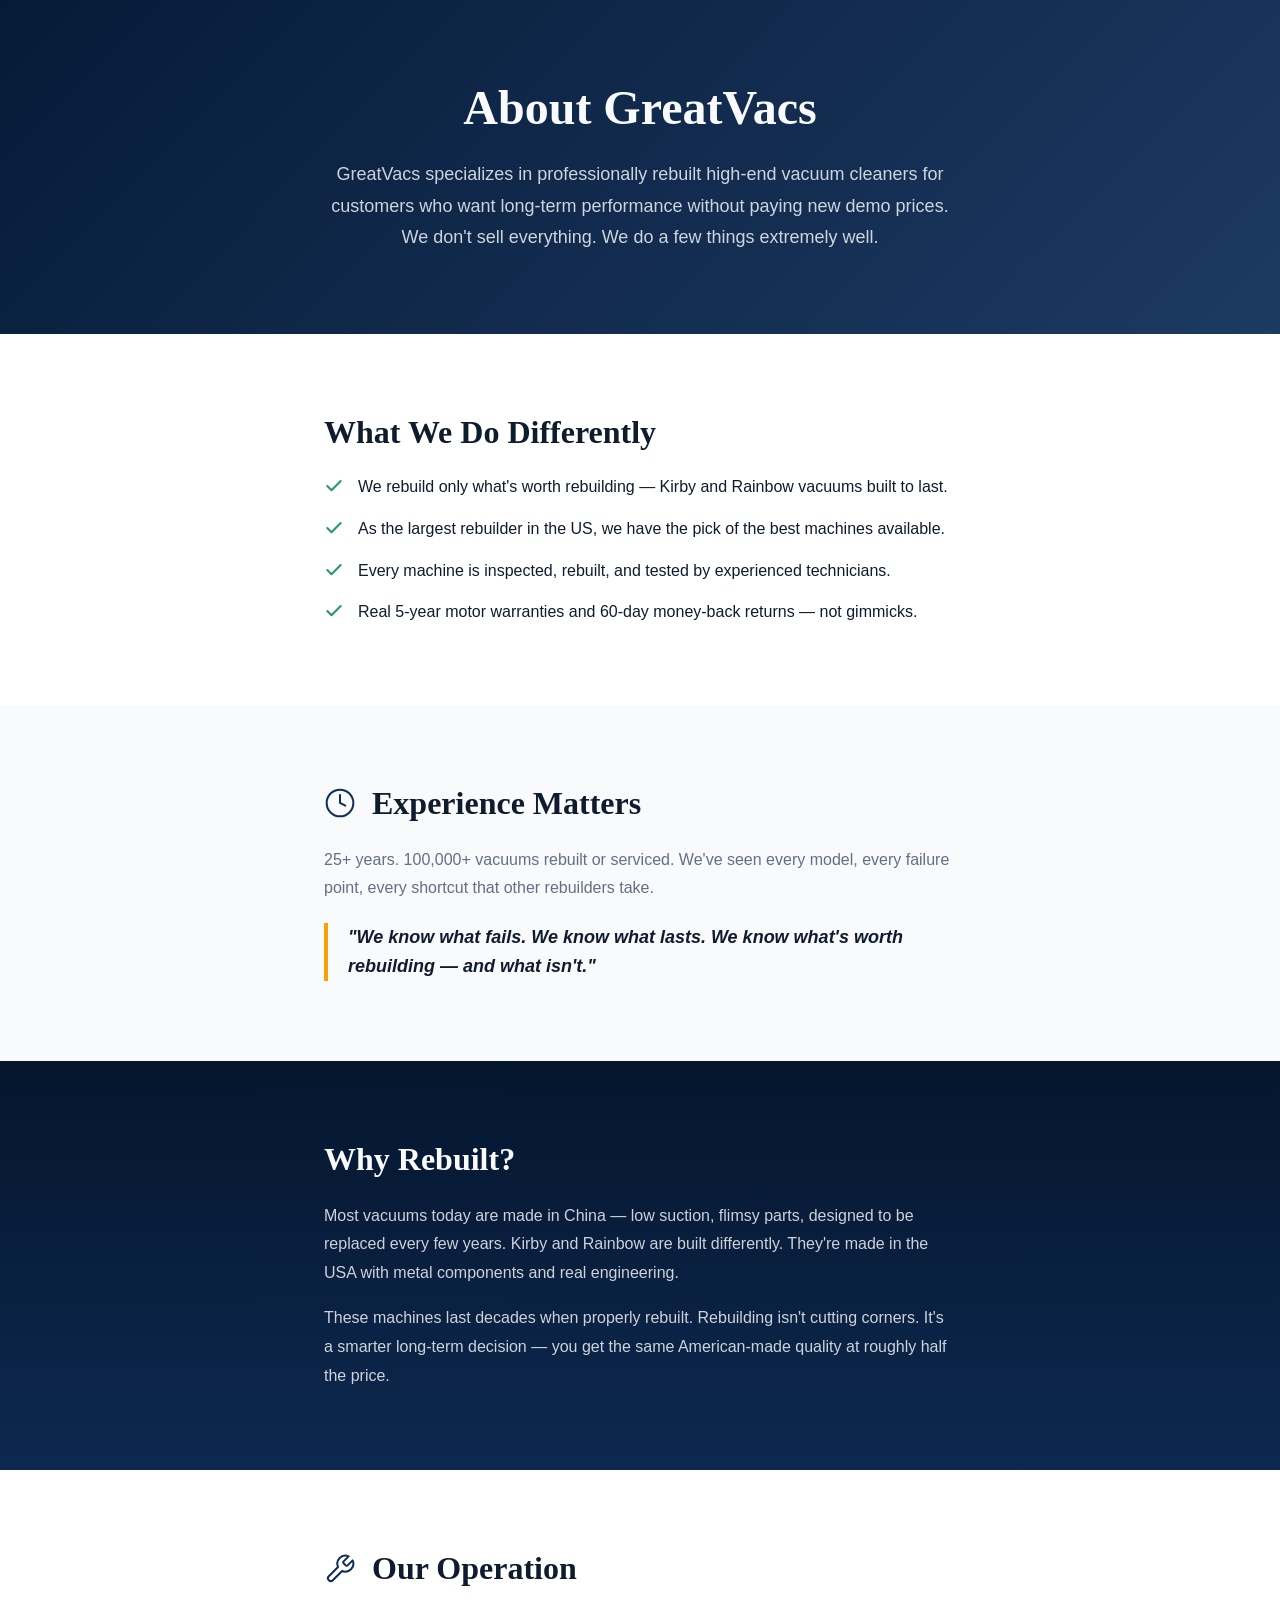
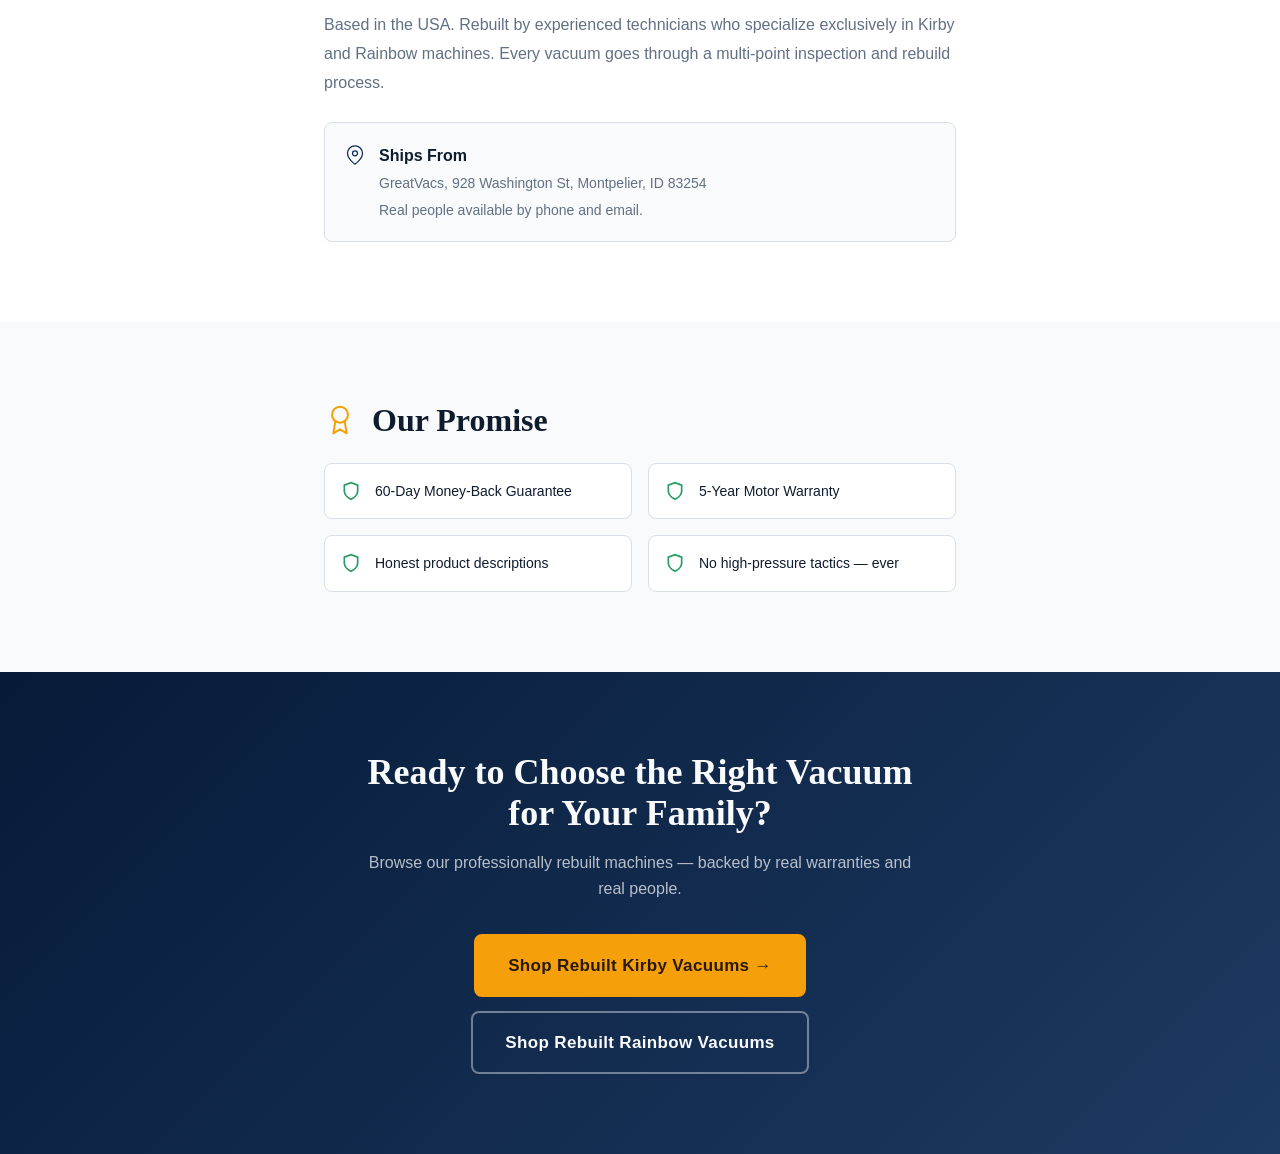
<file: about.html>
<!doctype html>
<html lang="en">
  <head>
    <meta charset="UTF-8" />
    <meta name="viewport" content="width=device-width, initial-scale=1.0" />
    <link rel="stylesheet" href="./css/styles.css" />

    <title>
      GreatVacs — Premium Rebuilt Kirby & Rainbow Vacuums - About Us
    </title>
  </head>
  <body>
    <section
      class="about-hero gradient-navy"
      style="text-align: center; padding: 5rem 1.5rem"
    >
      <div style="max-width: 680px; margin: 0 auto">
        <h1>About GreatVacs</h1>
        <p style="margin-top: 1.5rem">
          GreatVacs specializes in professionally rebuilt high-end vacuum
          cleaners for customers who want long-term performance without paying
          new demo prices. We don't sell everything. We do a few things
          extremely well.
        </p>
      </div>
    </section>

    <section class="about-section" style="background: var(--card)">
      <div class="container about-section-inner">
        <h2>What We Do Differently</h2>
        <ul class="about-list">
          <li>
            <svg
              class="check"
              viewBox="0 0 24 24"
              fill="none"
              stroke="var(--trust)"
              stroke-width="2.5"
              stroke-linecap="round"
              stroke-linejoin="round"
            >
              <path d="M20 6L9 17l-5-5" />
            </svg>
            We rebuild only what's worth rebuilding — Kirby and Rainbow vacuums
            built to last.
          </li>
          <li>
            <svg
              class="check"
              viewBox="0 0 24 24"
              fill="none"
              stroke="var(--trust)"
              stroke-width="2.5"
              stroke-linecap="round"
              stroke-linejoin="round"
            >
              <path d="M20 6L9 17l-5-5" />
            </svg>
            As the largest rebuilder in the US, we have the pick of the best
            machines available.
          </li>
          <li>
            <svg
              class="check"
              viewBox="0 0 24 24"
              fill="none"
              stroke="var(--trust)"
              stroke-width="2.5"
              stroke-linecap="round"
              stroke-linejoin="round"
            >
              <path d="M20 6L9 17l-5-5" />
            </svg>
            Every machine is inspected, rebuilt, and tested by experienced
            technicians.
          </li>
          <li>
            <svg
              class="check"
              viewBox="0 0 24 24"
              fill="none"
              stroke="var(--trust)"
              stroke-width="2.5"
              stroke-linecap="round"
              stroke-linejoin="round"
            >
              <path d="M20 6L9 17l-5-5" />
            </svg>
            Real 5-year motor warranties and 60-day money-back returns — not
            gimmicks.
          </li>
        </ul>
      </div>
    </section>

    <section class="about-section" style="background: var(--bg)">
      <div class="container about-section-inner">
        <h2>
          <svg
            class="section-icon"
            viewBox="0 0 24 24"
            fill="none"
            stroke="var(--primary)"
            stroke-width="1.5"
            stroke-linecap="round"
          >
            <circle cx="12" cy="12" r="10" />
            <polyline points="12 6 12 12 16 14" />
          </svg>
          Experience Matters
        </h2>
        <p
          style="color: var(--muted-fg); line-height: 1.8; margin-bottom: 1rem"
        >
          25+ years. 100,000+ vacuums rebuilt or serviced. We've seen every
          model, every failure point, every shortcut that other rebuilders take.
        </p>
        <blockquote class="about-quote">
          "We know what fails. We know what lasts. We know what's worth
          rebuilding — and what isn't."
        </blockquote>
      </div>
    </section>

    <section class="about-section gradient-navy-dark" style="padding: 5rem 0">
      <div class="container about-section-inner">
        <h2 style="color: var(--primary-fg)">Why Rebuilt?</h2>
        <div
          style="
            display: flex;
            flex-direction: column;
            gap: 1rem;
            color: rgba(255, 255, 255, 0.8);
            font-weight: 300;
            line-height: 1.8;
          "
        >
          <p>
            Most vacuums today are made in China — low suction, flimsy parts,
            designed to be replaced every few years. Kirby and Rainbow are built
            differently. They're made in the USA with metal components and real
            engineering.
          </p>
          <p>
            These machines last decades when properly rebuilt. Rebuilding isn't
            cutting corners. It's a smarter long-term decision — you get the
            same American-made quality at roughly half the price.
          </p>
        </div>
      </div>
    </section>

    <section class="about-section" style="background: var(--card)">
      <div class="container about-section-inner">
        <h2>
          <svg
            class="section-icon"
            viewBox="0 0 24 24"
            fill="none"
            stroke="var(--primary)"
            stroke-width="1.5"
            stroke-linecap="round"
            stroke-linejoin="round"
          >
            <path
              d="M14.7 6.3a1 1 0 0 0 0 1.4l1.6 1.6a1 1 0 0 0 1.4 0l3.77-3.77a6 6 0 0 1-7.94 7.94l-6.91 6.91a2.12 2.12 0 0 1-3-3l6.91-6.91a6 6 0 0 1 7.94-7.94l-3.76 3.76z"
            />
          </svg>
          Our Operation
        </h2>
        <p
          style="
            color: var(--muted-fg);
            line-height: 1.8;
            margin-bottom: 1.5rem;
          "
        >
          Based in the USA. Rebuilt by experienced technicians who specialize
          exclusively in Kirby and Rainbow machines. Every vacuum goes through a
          multi-point inspection and rebuild process.
        </p>
        <div class="location-card">
          <svg viewBox="0 0 24 24">
            <path d="M21 10c0 7-9 13-9 13s-9-6-9-13a9 9 0 0 1 18 0z" />
            <circle cx="12" cy="10" r="3" />
          </svg>
          <div>
            <strong>Ships From</strong>
            <p>GreatVacs, 928 Washington St, Montpelier, ID 83254</p>
            <p style="margin-top: 0.25rem">
              Real people available by phone and email.
            </p>
          </div>
        </div>
      </div>
    </section>

    <section class="about-section" style="background: var(--bg)">
      <div class="container about-section-inner">
        <h2>
          <svg
            class="section-icon"
            viewBox="0 0 24 24"
            fill="none"
            stroke="var(--accent)"
            stroke-width="1.5"
            stroke-linecap="round"
            stroke-linejoin="round"
          >
            <circle cx="12" cy="8" r="6" />
            <path d="M15.477 12.89L17 22l-5-3-5 3 1.523-9.11" />
          </svg>
          Our Promise
        </h2>
        <div class="promise-grid">
          <div class="promise-item">
            <svg viewBox="0 0 24 24">
              <path d="M12 22s8-4 8-10V5l-8-3-8 3v7c0 6 8 10 8 10z" />
            </svg>
            <span>60-Day Money-Back Guarantee</span>
          </div>
          <div class="promise-item">
            <svg viewBox="0 0 24 24">
              <path d="M12 22s8-4 8-10V5l-8-3-8 3v7c0 6 8 10 8 10z" />
            </svg>
            <span>5-Year Motor Warranty</span>
          </div>
          <div class="promise-item">
            <svg viewBox="0 0 24 24">
              <path d="M12 22s8-4 8-10V5l-8-3-8 3v7c0 6 8 10 8 10z" />
            </svg>
            <span>Honest product descriptions</span>
          </div>
          <div class="promise-item">
            <svg viewBox="0 0 24 24">
              <path d="M12 22s8-4 8-10V5l-8-3-8 3v7c0 6 8 10 8 10z" />
            </svg>
            <span>No high-pressure tactics — ever</span>
          </div>
        </div>
      </div>
    </section>

    <section
      class="gradient-navy"
      style="padding: 5rem 1.5rem; text-align: center"
    >
      <div style="max-width: 560px; margin: 0 auto">
        <h2
          style="
            font-size: clamp(1.75rem, 3vw, 2.25rem);
            color: var(--primary-fg);
            margin-bottom: 1rem;
          "
        >
          Ready to Choose the Right Vacuum for Your Family?
        </h2>
        <p style="color: rgba(255, 255, 255, 0.7); margin-bottom: 2rem">
          Browse our professionally rebuilt machines — backed by real warranties
          and real people.
        </p>
        <div
          style="
            display: flex;
            flex-wrap: wrap;
            gap: 0.875rem;
            justify-content: center;
          "
        >
          <a class="btn btn-accent btn-xl" href="./collections.html">
            Shop Rebuilt Kirby Vacuums →
          </a>
          <a class="btn btn-ghost-white btn-xl" href="./collections.html">
            Shop Rebuilt Rainbow Vacuums
          </a>
        </div>
      </div>
    </section>
    <script src="./js/app.js"></script>
  </body>
</html>
</file>
<file: css/styles.css>
/* ── CSS VARIABLES ── */
:root {
  --bg: hsl(210 20% 98%);
  --fg: hsl(215 50% 12%);
  --card: hsl(0 0% 100%);
  --card-fg: hsl(215 50% 12%);
  --primary: hsl(215 72% 20%);
  --primary-fg: hsl(210 40% 98%);
  --secondary: hsl(210 40% 95%);
  --secondary-fg: hsl(215 72% 20%);
  --muted: hsl(210 25% 93%);
  --muted-fg: hsl(215 15% 45%);
  --accent: hsl(38 92% 50%);
  --accent-fg: hsl(38 95% 8%);
  --border: hsl(214 25% 88%);
  --trust: hsl(152 60% 38%);
  --navy-dark: hsl(215 80% 5%);
  --radius: 0.5rem;
}

/* ── RESET ── */
*,
*::before,
*::after {
  box-sizing: border-box;
  margin: 0;
  padding: 0;
}
html {
  scroll-behavior: smooth;
}
body {
  font-family: "Barlow", sans-serif;
  background: var(--bg);
  color: var(--fg);
  line-height: 1.6;
  -webkit-font-smoothing: antialiased;
}
h1,
h2,
h3,
h4 {
  font-family: "Playfair Display", serif;
  line-height: 1.15;
}
a {
  color: inherit;
  text-decoration: none;
}
img {
  max-width: 100%;
  display: block;
}
button {
  cursor: pointer;
  font-family: inherit;
}
input,
select {
  font-family: inherit;
}

/* ── UTILITIES ── */
.container {
  max-width: 1200px;
  margin: 0 auto;
  padding: 0 1.5rem;
}
.gradient-navy {
  background: linear-gradient(135deg, hsl(215 80% 12%), hsl(215 55% 25%));
}
.gradient-navy-dark {
  background: linear-gradient(180deg, hsl(215 80% 10%), hsl(215 72% 18%));
}
.text-gold {
  background: linear-gradient(135deg, hsl(38 92% 50%), hsl(42 90% 60%));
  -webkit-background-clip: text;
  -webkit-text-fill-color: transparent;
  background-clip: text;
}
.sr-only {
  position: absolute;
  width: 1px;
  height: 1px;
  overflow: hidden;
  clip: rect(0, 0, 0, 0);
}
.line-clamp-2 {
  display: -webkit-box;
  -webkit-line-clamp: 2;
  -webkit-box-orient: vertical;
  overflow: hidden;
}
.hidden {
  display: none !important;
}

/* ── BUTTONS ── */
.btn {
  display: inline-flex;
  align-items: center;
  justify-content: center;
  gap: 0.375rem;
  padding: 0.625rem 1.25rem;
  font-family: "Barlow Condensed", sans-serif;
  font-weight: 700;
  font-size: 0.875rem;
  letter-spacing: 0.02em;
  border-radius: var(--radius);
  border: 2px solid transparent;
  transition: all 0.2s;
  white-space: nowrap;
  cursor: pointer;
}
.btn-primary {
  background: var(--primary);
  color: var(--primary-fg);
  border-color: var(--primary);
}
.btn-primary:hover {
  background: hsl(215 72% 16%);
}
.btn-accent {
  background: var(--accent);
  color: var(--accent-fg);
  border-color: var(--accent);
}
.btn-accent:hover {
  background: hsl(38 92% 44%);
}
.btn-outline {
  background: transparent;
  color: var(--primary);
  border-color: var(--primary);
}
.btn-outline:hover {
  background: var(--primary);
  color: var(--primary-fg);
}
.btn-ghost-white {
  background: transparent;
  color: var(--primary-fg);
  border-color: rgba(255, 255, 255, 0.4);
}
.btn-ghost-white:hover {
  background: rgba(255, 255, 255, 0.1);
}
.btn-sm {
  padding: 0.375rem 0.875rem;
  font-size: 0.75rem;
}
.btn-lg {
  padding: 0.875rem 1.75rem;
  font-size: 1rem;
}
.btn-xl {
  padding: 1rem 2rem;
  font-size: 1.0625rem;
}

/* ── ANNOUNCEMENT BAR ── */
#announcement-bar {
  background: var(--accent);
  color: var(--accent-fg);
  text-align: center;
  padding: 0.625rem 2.5rem;
  font-size: 0.875rem;
  font-weight: 600;
  position: relative;
}
#announcement-bar a {
  font-weight: 700;
  text-decoration: underline;
  margin-left: 0.5rem;
}
#announcement-bar a:hover {
  text-decoration: none;
}
#dismiss-announcement {
  position: absolute;
  right: 0.875rem;
  top: 50%;
  transform: translateY(-50%);
  background: none;
  border: none;
  color: var(--accent-fg);
  opacity: 0.7;
  font-size: 1.1rem;
  line-height: 1;
  padding: 0.25rem;
}
#dismiss-announcement:hover {
  opacity: 1;
}

/* ── HEADER ── */
#site-header {
  position: sticky;
  top: 0;
  z-index: 100;
  background: rgba(255, 255, 255, 0.97);
  backdrop-filter: blur(12px);
  border-bottom: 1px solid var(--border);
}
.header-inner {
  display: flex;
  align-items: center;
  justify-content: space-between;
  height: 64px;
  padding: 0 1.5rem;
}
.logo {
  display: flex;
  align-items: center;
  gap: 0.625rem;
}
.logo-icon {
  width: 40px;
  height: 40px;
  background: var(--primary);
  border-radius: 0.5rem;
  display: flex;
  align-items: center;
  justify-content: center;
}
.logo-icon svg {
  width: 20px;
  height: 20px;
  fill: var(--primary-fg);
}
.logo-text {
  display: flex;
  flex-direction: column;
  line-height: 1;
}
.logo-name {
  font-family: "Barlow Condensed", sans-serif;
  font-weight: 900;
  font-size: 1.25rem;
  letter-spacing: -0.01em;
  color: var(--fg);
}
.logo-tagline {
  font-size: 0.625rem;
  font-weight: 600;
  text-transform: uppercase;
  letter-spacing: 0.12em;
  color: var(--muted-fg);
  margin-top: 1px;
}
.nav-links {
  display: flex;
  align-items: center;
  gap: 1.5rem;
  list-style: none;
}
.nav-links a {
  font-size: 0.875rem;
  font-weight: 500;
  color: var(--muted-fg);
  transition: color 0.15s;
}
.nav-links a:hover,
.nav-links a.active {
  color: var(--primary);
}
.header-ctas {
  display: flex;
  align-items: center;
  gap: 0.75rem;
}
.hamburger {
  display: none;
  background: none;
  border: none;
  padding: 0.25rem;
}
.hamburger svg {
  width: 24px;
  height: 24px;
  stroke: var(--fg);
  fill: none;
  stroke-width: 2;
  stroke-linecap: round;
}

/* Mobile menu */
#mobile-menu {
  display: none;
  border-top: 1px solid var(--border);
  background: var(--card);
  padding: 1rem 1.5rem 1.5rem;
}
#mobile-menu.open {
  display: block;
}
.mobile-nav {
  display: flex;
  flex-direction: column;
  gap: 0.875rem;
  margin-bottom: 1rem;
  list-style: none;
}
.mobile-nav a {
  font-weight: 500;
}
.mobile-ctas {
  display: flex;
  flex-direction: column;
  gap: 0.5rem;
}

/* ── PAGES ── */
.page {
  display: none;
}
.page.active {
  display: block;
}

/* ── HOME PAGE ── */
/* Hero */
.hero {
  position: relative;
  overflow: hidden;
}
.hero-inner {
  display: grid;
  grid-template-columns: 1fr 1fr;
  align-items: center;
  gap: 2rem;
  min-height: 540px;
  padding: 4rem 1.5rem;
}
.hero-eyebrow {
  font-size: 0.75rem;
  font-weight: 700;
  text-transform: uppercase;
  letter-spacing: 0.15em;
  color: var(--accent);
  margin-bottom: 1rem;
}
.hero h1 {
  font-size: clamp(2.25rem, 5vw, 3.5rem);
  font-weight: 900;
  color: var(--primary-fg);
  margin-bottom: 1.25rem;
}
.hero-desc {
  font-size: 1.125rem;
  line-height: 1.7;
  color: rgba(255, 255, 255, 0.75);
  max-width: 480px;
  margin-bottom: 1.75rem;
}
.hero-btns {
  display: flex;
  flex-wrap: wrap;
  gap: 0.875rem;
}
.hero-img {
  display: flex;
  justify-content: center;
}
.hero-img img {
  max-height: 420px;
  object-fit: contain;
  filter: drop-shadow(0 20px 40px rgba(0, 0, 0, 0.4));
}

/* Price Reframe */
.price-reframe {
  background: var(--card);
  padding: 5rem 0;
}
.section-title {
  font-size: clamp(1.75rem, 3.5vw, 2.5rem);
  font-weight: 900;
  text-align: center;
  margin-bottom: 0.75rem;
}
.section-sub {
  text-align: center;
  color: var(--muted-fg);
  max-width: 480px;
  margin: 0 auto 3rem;
}
.compare-grid {
  display: grid;
  grid-template-columns: 1fr 1fr;
  gap: 1.5rem;
  max-width: 800px;
  margin: 0 auto;
}
.compare-card {
  background: var(--bg);
  border: 1px solid var(--border);
  border-radius: 0.75rem;
  padding: 2rem;
  text-align: center;
  position: relative;
}
.compare-card.featured {
  border: 2px solid var(--accent);
  box-shadow: 0 8px 32px rgba(0, 0, 0, 0.08);
}
.compare-badge {
  position: absolute;
  top: -12px;
  left: 50%;
  transform: translateX(-50%);
  background: var(--accent);
  color: var(--accent-fg);
  font-size: 0.7rem;
  font-weight: 700;
  text-transform: uppercase;
  letter-spacing: 0.08em;
  padding: 0.25rem 0.875rem;
  border-radius: 999px;
}
.compare-label {
  font-size: 0.75rem;
  font-weight: 700;
  text-transform: uppercase;
  letter-spacing: 0.1em;
  margin-bottom: 0.5rem;
}
.compare-card.featured .compare-label {
  color: var(--accent);
}
.compare-card:not(.featured) .compare-label {
  color: var(--muted-fg);
}
.compare-price {
  font-family: "Playfair Display", serif;
  font-size: 2.25rem;
  font-weight: 900;
  margin-bottom: 1rem;
}
.compare-price-sub {
  font-size: 0.875rem;
  color: var(--muted-fg);
  margin-bottom: 1rem;
}
.compare-list {
  list-style: none;
  text-align: left;
  font-size: 0.875rem;
  color: var(--muted-fg);
}
.compare-list li {
  display: flex;
  gap: 0.5rem;
  padding: 0.25rem 0;
}
.compare-list li .dot {
  flex-shrink: 0;
}
.compare-list.featured-list {
  color: var(--fg);
}
.compare-list.featured-list li .check {
  color: var(--trust);
  flex-shrink: 0;
}
.compare-quote {
  margin-top: 2rem;
  text-align: center;
  font-size: 1rem;
  font-style: italic;
  color: var(--muted-fg);
}

/* Authority Trust */
.authority {
  padding: 5rem 0;
}
.authority-grid {
  display: grid;
  grid-template-columns: 1fr 1fr;
  gap: 1rem;
  max-width: 800px;
  margin: 0 auto;
}
.authority-item {
  display: flex;
  align-items: flex-start;
  gap: 1rem;
  background: rgba(255, 255, 255, 0.05);
  border: 1px solid rgba(255, 255, 255, 0.1);
  border-radius: 0.5rem;
  padding: 1.25rem;
}
.authority-icon {
  flex-shrink: 0;
  width: 20px;
  height: 20px;
  color: var(--accent);
  margin-top: 2px;
}
.authority-item p {
  font-size: 0.875rem;
  line-height: 1.6;
  color: rgba(255, 255, 255, 0.85);
}

/* Product Categories */
.product-categories {
  background: var(--bg);
  padding: 5rem 0;
}
.category-grid {
  display: grid;
  grid-template-columns: 1fr 1fr;
  gap: 2rem;
}
.category-card {
  overflow: hidden;
  border-radius: 1rem;
  border: 1px solid var(--border);
  background: var(--card);
  transition: box-shadow 0.3s;
}
.category-card:hover {
  box-shadow: 0 20px 40px rgba(0, 0, 0, 0.1);
}
.category-img {
  height: 260px;
  background: var(--secondary);
  display: flex;
  align-items: center;
  justify-content: center;
  padding: 2rem;
  overflow: hidden;
}
.category-img img {
  max-height: 100%;
  object-fit: contain;
  transition: transform 0.3s;
}
.category-card:hover .category-img img {
  transform: scale(1.05);
}
.category-body {
  padding: 2rem;
  text-align: center;
}
.category-body h3 {
  font-size: 1.5rem;
  font-weight: 900;
  margin-bottom: 0.5rem;
}
.category-body p {
  color: var(--muted-fg);
  margin-bottom: 1.5rem;
}

/* Risk Reversal */
.risk-reversal {
  background: var(--card);
  padding: 5rem 0;
}
.risk-grid {
  display: grid;
  grid-template-columns: repeat(4, 1fr);
  gap: 1.25rem;
  max-width: 1000px;
  margin: 0 auto;
}
.risk-item {
  background: var(--bg);
  border: 1px solid var(--border);
  border-radius: 0.75rem;
  padding: 1.5rem;
  text-align: center;
}
.risk-icon-wrap {
  width: 48px;
  height: 48px;
  border-radius: 50%;
  background: rgba(13, 42, 87, 0.08);
  display: flex;
  align-items: center;
  justify-content: center;
  margin: 0 auto 1rem;
}
.risk-icon-wrap svg {
  width: 24px;
  height: 24px;
  stroke: var(--primary);
  fill: none;
  stroke-width: 1.5;
  stroke-linecap: round;
  stroke-linejoin: round;
}
.risk-item h3 {
  font-family: "Barlow", sans-serif;
  font-size: 0.8125rem;
  font-weight: 700;
  margin-bottom: 0.5rem;
}
.risk-item p {
  font-size: 0.75rem;
  line-height: 1.6;
  color: var(--muted-fg);
}

/* Longevity */
.longevity {
  padding: 4rem 0;
}
.longevity-inner {
  max-width: 680px;
  margin: 0 auto;
  text-align: center;
  padding: 0 1.5rem;
}
.longevity h2 {
  font-size: clamp(1.375rem, 2.5vw, 1.875rem);
  font-weight: 900;
  color: var(--primary-fg);
  margin-bottom: 1rem;
}
.longevity p {
  font-size: 1rem;
  line-height: 1.75;
  color: rgba(255, 255, 255, 0.75);
}

/* Stats Bar */
.stats-bar {
  border-top: 1px solid var(--border);
  border-bottom: 1px solid var(--border);
  background: var(--bg);
  padding: 3rem 0;
}
.stats-inner {
  display: flex;
  align-items: center;
  justify-content: center;
  gap: 4rem;
  flex-wrap: wrap;
}
.stat {
  text-align: center;
}
.stat-value {
  font-family: "Barlow Condensed", sans-serif;
  font-size: 2.25rem;
  font-weight: 900;
  color: var(--primary);
  line-height: 1;
}
.stat-label {
  font-size: 0.8125rem;
  font-weight: 500;
  color: var(--muted-fg);
  margin-top: 0.25rem;
}

/* ── ABOUT PAGE ── */
.about-hero {
  padding: 5rem 0;
}
.about-hero h1 {
  font-size: clamp(2.25rem, 4vw, 3rem);
  font-weight: 900;
  color: var(--primary-fg);
  margin-bottom: 1.25rem;
}
.about-hero p {
  font-size: 1.125rem;
  line-height: 1.75;
  color: rgba(255, 255, 255, 0.8);
  max-width: 640px;
  margin: 0 auto;
  text-align: center;
}
.about-section {
  padding: 5rem 0;
}
.about-section-inner {
  max-width: 680px;
  margin: 0 auto;
}
.about-section h2 {
  font-size: clamp(1.5rem, 3vw, 2rem);
  font-weight: 900;
  margin-bottom: 1.5rem;
  display: flex;
  align-items: center;
  gap: 1rem;
}
.section-icon {
  flex-shrink: 0;
  width: 32px;
  height: 32px;
}
.about-list {
  list-style: none;
  display: flex;
  flex-direction: column;
  gap: 1rem;
}
.about-list li {
  display: flex;
  align-items: flex-start;
  gap: 0.875rem;
  font-size: 1rem;
}
.about-list .check {
  width: 20px;
  height: 20px;
  flex-shrink: 0;
  margin-top: 2px;
}
.about-quote {
  font-size: 1.125rem;
  font-weight: 600;
  font-style: italic;
  border-left: 4px solid var(--accent);
  padding-left: 1.25rem;
  margin-top: 1.25rem;
}
.location-card {
  border: 1px solid var(--border);
  border-radius: 0.5rem;
  background: var(--bg);
  padding: 1.25rem;
  display: flex;
  align-items: flex-start;
  gap: 0.875rem;
  margin-top: 1.5rem;
}
.location-card svg {
  width: 20px;
  height: 20px;
  flex-shrink: 0;
  stroke: var(--primary);
  fill: none;
  stroke-width: 1.5;
  margin-top: 2px;
}
.location-card p {
  font-size: 0.875rem;
  color: var(--muted-fg);
}
.location-card strong {
  display: block;
  font-weight: 600;
  color: var(--fg);
  margin-bottom: 0.25rem;
}
.promise-grid {
  display: grid;
  grid-template-columns: 1fr 1fr;
  gap: 1rem;
}
.promise-item {
  display: flex;
  align-items: center;
  gap: 0.875rem;
  border: 1px solid var(--border);
  border-radius: 0.5rem;
  background: var(--card);
  padding: 1rem;
}
.promise-item svg {
  width: 20px;
  height: 20px;
  flex-shrink: 0;
  stroke: var(--trust);
  fill: none;
  stroke-width: 2;
}
.promise-item span {
  font-size: 0.875rem;
  font-weight: 500;
}

/* ── COLLECTION PAGE ── */
.collection-hero {
  padding: 3.5rem 0 2.5rem;
  position: relative;
  overflow: hidden;
}
.collection-hero::before {
  content: "";
  position: absolute;
  inset: 0;
  background: radial-gradient(
    ellipse at 70% 50%,
    rgba(100, 150, 220, 0.15),
    transparent 70%
  );
}
.collection-hero .container {
  position: relative;
}
.breadcrumb {
  display: flex;
  align-items: center;
  gap: 0.375rem;
  font-size: 0.75rem;
  color: rgba(255, 255, 255, 0.5);
  margin-bottom: 1.5rem;
}
.breadcrumb a {
  color: rgba(255, 255, 255, 0.5);
  transition: color 0.15s;
}
.breadcrumb a:hover {
  color: rgba(255, 255, 255, 0.8);
}
.breadcrumb svg {
  width: 12px;
  height: 12px;
}
.collection-hero h1 {
  font-family: "Barlow Condensed", sans-serif;
  font-size: clamp(2rem, 4.5vw, 3.5rem);
  font-weight: 900;
  color: var(--primary-fg);
  margin-bottom: 1rem;
  line-height: 1.1;
}
.collection-hero p {
  font-size: 1rem;
  line-height: 1.7;
  color: rgba(255, 255, 255, 0.7);
  max-width: 620px;
  font-weight: 300;
}
.pill-badges {
  display: flex;
  flex-wrap: wrap;
  gap: 0.75rem;
  margin-top: 2rem;
}
.pill {
  display: inline-flex;
  align-items: center;
  gap: 0.375rem;
  border: 1px solid rgba(255, 255, 255, 0.2);
  background: rgba(255, 255, 255, 0.05);
  border-radius: 999px;
  padding: 0.375rem 1rem;
  font-size: 0.75rem;
  font-weight: 500;
  color: rgba(255, 255, 255, 0.8);
  backdrop-filter: blur(4px);
}
.pill .check-sm {
  width: 14px;
  height: 14px;
  color: var(--accent);
}

/* Trust strip */
.trust-strip {
  background: var(--card);
  border-bottom: 1px solid var(--border);
  padding: 1rem 0;
}
.trust-strip-inner {
  display: flex;
  flex-wrap: wrap;
  align-items: center;
  justify-content: center;
  gap: 2rem;
}
.trust-item {
  display: flex;
  align-items: center;
  gap: 0.375rem;
  font-size: 0.75rem;
  font-weight: 500;
  color: rgba(0, 0, 0, 0.6);
}
.trust-item svg {
  width: 14px;
  height: 14px;
  color: var(--trust);
}

/* Brand filters */
.brand-filters {
  padding: 1.5rem 0 0;
}
.brand-filter-inner {
  display: flex;
  gap: 0.5rem;
  justify-content: center;
}

/* Main layout */
.collection-body {
  padding: 2.5rem 0;
}
.collection-layout {
  display: flex;
  gap: 2rem;
  align-items: flex-start;
}

/* Sidebar */
.filter-sidebar {
  width: 240px;
  flex-shrink: 0;
  position: sticky;
  top: 80px;
}
.sidebar-card {
  border: 1px solid var(--border);
  border-radius: 0.5rem;
  overflow: hidden;
}
.sidebar-header {
  background: var(--primary);
  padding: 0.875rem 1rem;
}
.sidebar-header h3 {
  font-family: "Barlow Condensed", sans-serif;
  font-size: 0.8125rem;
  font-weight: 700;
  text-transform: uppercase;
  letter-spacing: 0.1em;
  color: var(--primary-fg);
}
.sidebar-body {
  padding: 1rem;
  display: flex;
  flex-direction: column;
  gap: 1.25rem;
}
.filter-group label {
  font-size: 0.75rem;
  font-weight: 700;
  text-transform: uppercase;
  letter-spacing: 0.1em;
  color: var(--muted-fg);
  margin-bottom: 0.5rem;
  display: block;
}
.filter-options {
  display: flex;
  flex-direction: column;
  gap: 0.5rem;
}
.filter-option {
  display: flex;
  align-items: center;
  gap: 0.5rem;
  font-size: 0.875rem;
  cursor: pointer;
}
.filter-option input[type="checkbox"] {
  accent-color: var(--primary);
}
.filter-count {
  color: var(--muted-fg);
  font-size: 0.8125rem;
}
.price-inputs {
  display: flex;
  align-items: center;
  gap: 0.5rem;
}
.price-inputs input {
  flex: 1;
  border: 1px solid var(--border);
  border-radius: 0.375rem;
  padding: 0.375rem 0.5rem;
  font-size: 0.75rem;
  background: var(--bg);
}
.sidebar-info {
  background: rgba(13, 42, 87, 0.05);
  border: 1px solid rgba(13, 42, 87, 0.1);
  border-radius: 0.5rem;
  padding: 1rem;
  font-size: 0.75rem;
  line-height: 1.7;
  margin-top: 1rem;
}

/* Products */
.products-area {
  flex: 1;
  min-width: 0;
}
.sort-bar {
  display: flex;
  align-items: center;
  justify-content: space-between;
  margin-bottom: 1.5rem;
}
.sort-bar p {
  font-size: 0.875rem;
  color: var(--muted-fg);
}
.sort-bar strong {
  color: var(--fg);
}
.sort-bar select {
  border: 1px solid var(--border);
  background: var(--bg);
  border-radius: 0.375rem;
  padding: 0.375rem 0.75rem;
  font-size: 0.75rem;
  font-family: "Barlow", sans-serif;
  color: var(--fg);
}
.products-grid {
  display: grid;
  grid-template-columns: repeat(3, 1fr);
  gap: 1.5rem;
}

/* Product card */
.product-card {
  display: flex;
  flex-direction: column;
  border: 1px solid var(--border);
  border-radius: 0.75rem;
  background: var(--card);
  overflow: hidden;
  transition:
    transform 0.25s,
    box-shadow 0.25s;
}
.product-card:hover {
  transform: translateY(-3px);
  box-shadow: 0 12px 32px rgba(13, 42, 87, 0.12);
}
.product-img {
  height: 224px;
  background: var(--secondary);
  display: flex;
  align-items: center;
  justify-content: center;
  overflow: hidden;
  position: relative;
}
.product-img img {
  width: 100%;
  height: 100%;
  object-fit: contain;
  transition: transform 0.3s;
}
.product-card:hover .product-img img {
  transform: scale(1.05);
}
.badges {
  position: absolute;
  top: 0.75rem;
  left: 0.75rem;
  z-index: 1;
  display: flex;
  flex-direction: column;
  gap: 0.375rem;
}
.badge {
  display: inline-block;
  padding: 0.2rem 0.5rem;
  font-size: 0.625rem;
  font-family: "Barlow", sans-serif;
  font-weight: 700;
  text-transform: uppercase;
  letter-spacing: 0.06em;
  border-radius: 0.25rem;
}
.badge-rebuilt {
  background: var(--primary);
  color: var(--primary-fg);
}
.badge-kirby {
  background: hsl(210 100% 90%);
  color: hsl(210 80% 25%);
}
.badge-rainbow {
  background: hsl(270 60% 90%);
  color: hsl(270 60% 30%);
}
.badge-bestseller {
  background: var(--accent);
  color: var(--accent-fg);
}
.badge-sale {
  background: hsl(0 84% 60%);
  color: white;
}
.badge-popular {
  background: var(--accent);
  color: var(--accent-fg);
}
.badge-premium {
  background: hsl(270 60% 50%);
  color: white;
}
.badge-value {
  background: hsl(152 60% 40%);
  color: white;
}
.badge-new {
  background: var(--primary);
  color: var(--primary-fg);
}
.badge-accessory {
  background: hsl(210 80% 50%);
  color: white;
}
.badge-deal {
  background: hsl(25 90% 50%);
  color: white;
}
.badge-supply {
  background: hsl(0 0% 40%);
  color: white;
}
.badge-huge {
  background: hsl(270 60% 50%);
  color: white;
}

.product-body {
  flex: 1;
  display: flex;
  flex-direction: column;
  padding: 1.25rem;
}
.product-sku {
  font-family: "Barlow", sans-serif;
  font-size: 0.625rem;
  font-weight: 700;
  text-transform: uppercase;
  letter-spacing: 0.12em;
  color: var(--primary);
  margin-bottom: 0.25rem;
}
.product-name {
  font-family: "Barlow Condensed", sans-serif;
  font-size: 1.0625rem;
  font-weight: 700;
  line-height: 1.3;
  margin-bottom: 0.375rem;
}
.product-desc {
  font-size: 0.75rem;
  line-height: 1.6;
  color: var(--muted-fg);
  font-weight: 300;
  margin-bottom: 0.75rem;
}
.stars {
  display: flex;
  align-items: center;
  gap: 0.25rem;
  margin-bottom: 0.75rem;
}
.star {
  width: 14px;
  height: 14px;
}
.star-filled {
  fill: var(--accent);
  color: var(--accent);
}
.star-empty {
  fill: none;
  color: var(--muted);
  stroke: var(--muted);
  stroke-width: 1;
}
.review-count {
  font-size: 0.75rem;
  color: var(--muted-fg);
  margin-left: 0.25rem;
}
.price-row {
  display: flex;
  align-items: baseline;
  flex-wrap: wrap;
  gap: 0.5rem;
  margin-bottom: 0.75rem;
}
.current-price {
  font-family: "Barlow Condensed", sans-serif;
  font-size: 1.5rem;
  font-weight: 700;
}
.was-price {
  font-size: 0.875rem;
  color: var(--muted-fg);
  text-decoration: line-through;
}
.save-badge {
  background: var(--trust);
  color: white;
  font-size: 0.625rem;
  font-weight: 700;
  font-family: "Barlow", sans-serif;
  padding: 0.2rem 0.625rem;
  border-radius: 999px;
}
.warranty-strip {
  background: rgba(210, 220, 235, 0.4);
  border-radius: 0.375rem;
  padding: 0.5rem 0.75rem;
  display: flex;
  flex-wrap: wrap;
  gap: 0.75rem;
  font-size: 0.625rem;
  color: var(--muted-fg);
  margin-bottom: 1rem;
}
.warranty-strip span {
  display: flex;
  align-items: center;
  gap: 0.25rem;
}
.warranty-strip .wc {
  width: 12px;
  height: 12px;
  color: var(--trust);
}
.product-ctas {
  display: flex;
  flex-direction: column;
  gap: 0.5rem;
  margin-top: auto;
}
.btn-add-cart {
  display: flex;
  align-items: center;
  justify-content: center;
  gap: 0.375rem;
  padding: 0.625rem;
  font-family: "Barlow Condensed", sans-serif;
  font-weight: 700;
  font-size: 0.9375rem;
  letter-spacing: 0.02em;
  background: var(--primary);
  color: var(--primary-fg);
  border: none;
  border-radius: var(--radius);
  cursor: pointer;
  transition: background 0.2s;
  width: 100%;
}
.btn-add-cart:hover {
  background: hsl(215 72% 16%);
}
.btn-add-cart.added {
  background: var(--trust);
}
.btn-view {
  display: flex;
  align-items: center;
  justify-content: center;
  padding: 0.5rem;
  font-size: 0.75rem;
  font-family: "Barlow", sans-serif;
  background: transparent;
  border: 1px solid var(--border);
  border-radius: var(--radius);
  cursor: pointer;
  transition: all 0.2s;
  color: var(--fg);
  width: 100%;
}
.btn-view:hover {
  background: var(--primary);
  color: var(--primary-fg);
  border-color: var(--primary);
}

/* Pagination */
.pagination {
  display: flex;
  align-items: center;
  justify-content: center;
  gap: 0.5rem;
  margin-top: 2.5rem;
}
.page-btn {
  width: 36px;
  height: 36px;
  display: flex;
  align-items: center;
  justify-content: center;
  border: 1px solid var(--border);
  border-radius: 0.375rem;
  background: var(--bg);
  cursor: pointer;
  font-family: "Barlow Condensed", sans-serif;
  font-weight: 700;
  font-size: 0.875rem;
  color: var(--fg);
  transition: all 0.15s;
}
.page-btn:hover {
  background: var(--primary);
  color: var(--primary-fg);
  border-color: var(--primary);
}
.page-btn.current {
  background: var(--primary);
  color: var(--primary-fg);
  border-color: var(--primary);
}
.page-btn:disabled {
  opacity: 0.4;
  cursor: default;
}
.page-btn svg {
  width: 14px;
  height: 14px;
  stroke: current-color;
  fill: none;
  stroke-width: 2;
  stroke-linecap: round;
  stroke-linejoin: round;
}

/* Comparison table */
.comparison {
  background: var(--secondary);
  padding: 4rem 0;
}
.comparison h2 {
  font-family: "Barlow Condensed", sans-serif;
  font-size: 2rem;
  font-weight: 700;
  text-align: center;
  margin-bottom: 1rem;
}
.tab-btns {
  display: flex;
  justify-content: center;
  gap: 1rem;
  margin-bottom: 2rem;
}
.table-wrap {
  overflow-x: auto;
}
table {
  width: 100%;
  border-collapse: collapse;
  font-size: 0.875rem;
}
thead tr {
  background: var(--primary);
}
thead th {
  padding: 0.875rem 1rem;
  text-align: left;
  font-family: "Barlow Condensed", sans-serif;
  font-size: 0.75rem;
  font-weight: 700;
  text-transform: uppercase;
  letter-spacing: 0.08em;
  color: var(--primary-fg);
  white-space: nowrap;
}
tbody tr {
  border-bottom: 1px solid var(--border);
  transition: background 0.15s;
}
tbody tr:nth-child(even) {
  background: var(--bg);
}
tbody tr:nth-child(odd) {
  background: var(--card);
}
tbody tr:hover {
  background: rgba(13, 42, 87, 0.04);
}
tbody td {
  padding: 0.75rem 1rem;
}
.td-model {
  font-family: "Barlow Condensed", sans-serif;
  font-weight: 700;
  font-size: 1rem;
}
.td-price {
  font-family: "Barlow Condensed", sans-serif;
  font-weight: 700;
}
.mini-stars {
  display: flex;
  gap: 2px;
}
.mini-star {
  width: 12px;
  height: 12px;
}

/* Bottom trust */
.bottom-trust {
  padding: 4rem 0;
}
.bottom-trust-grid {
  display: grid;
  grid-template-columns: repeat(4, 1fr);
  gap: 2rem;
}
.bottom-trust-item {
  text-align: center;
}
.trust-emoji {
  font-size: 2.5rem;
  margin-bottom: 0.75rem;
}
.bottom-trust-item h3 {
  font-family: "Barlow Condensed", sans-serif;
  font-size: 1rem;
  font-weight: 700;
  color: var(--primary-fg);
  margin-bottom: 0.5rem;
}
.bottom-trust-item p {
  font-size: 0.75rem;
  line-height: 1.7;
  color: rgba(255, 255, 255, 0.65);
  font-weight: 300;
}

/* ── PRODUCT DETAIL PAGE ── */
.product-detail-hero {
  background: var(--card);
  border-bottom: 1px solid var(--border);
  padding: 2rem 0;
}
.product-detail-grid {
  display: grid;
  grid-template-columns: 1fr 1fr;
  gap: 2.5rem;
}
.main-image-wrap {
  aspect-ratio: 1;
  overflow: hidden;
  border-radius: 0.75rem;
  border: 1px solid var(--border);
  background: var(--secondary);
  display: flex;
  align-items: center;
  justify-content: center;
  margin-bottom: 0.75rem;
}
.main-image-wrap img {
  max-height: 100%;
  object-fit: contain;
  padding: 2rem;
}
.thumb-row {
  display: flex;
  gap: 0.5rem;
  overflow-x: auto;
}
.thumb-btn {
  width: 64px;
  height: 64px;
  flex-shrink: 0;
  border: 2px solid var(--border);
  border-radius: 0.5rem;
  background: var(--secondary);
  overflow: hidden;
  cursor: pointer;
  transition: border-color 0.15s;
}
.thumb-btn.active {
  border-color: var(--primary);
}
.thumb-btn img {
  width: 100%;
  height: 100%;
  object-fit: contain;
  padding: 4px;
}
.rebuilt-badge-sm {
  display: inline-block;
  background: rgba(50, 160, 80, 0.1);
  color: var(--trust);
  font-size: 0.7rem;
  font-weight: 700;
  text-transform: uppercase;
  letter-spacing: 0.08em;
  padding: 0.25rem 0.875rem;
  border-radius: 999px;
  margin-bottom: 0.75rem;
}
.product-detail-title {
  font-size: clamp(1.5rem, 3vw, 2rem);
  font-weight: 900;
  margin-bottom: 0.5rem;
}
.product-stars {
  display: flex;
  align-items: center;
  gap: 0.5rem;
  margin-bottom: 1.25rem;
}
.price-block {
  margin-bottom: 1.5rem;
}
.price-block .big-price {
  font-family: "Barlow Condensed", sans-serif;
  font-size: 2rem;
  font-weight: 900;
}
.price-block .retail-price {
  font-size: 0.875rem;
  color: var(--muted-fg);
  text-decoration: line-through;
}
.price-block .savings {
  font-size: 0.875rem;
  font-weight: 600;
  color: var(--trust);
}
.add-to-cart-btn {
  width: 100%;
  padding: 1rem;
  font-family: "Barlow Condensed", sans-serif;
  font-size: 1.125rem;
  font-weight: 700;
  background: var(--accent);
  color: var(--accent-fg);
  border: none;
  border-radius: var(--radius);
  cursor: pointer;
  display: flex;
  align-items: center;
  justify-content: center;
  gap: 0.5rem;
  transition: background 0.2s;
  margin-bottom: 1rem;
}
.add-to-cart-btn:hover {
  background: hsl(38 92% 44%);
}
.add-to-cart-btn svg {
  width: 20px;
  height: 20px;
  stroke: current-color;
  fill: none;
  stroke-width: 2;
}
.product-trust-strip {
  border: 1px solid var(--border);
  border-radius: 0.5rem;
  background: var(--card);
  padding: 0.75rem 1rem;
  display: flex;
  flex-wrap: wrap;
  gap: 1rem;
  font-size: 0.8125rem;
  font-weight: 500;
}
.product-trust-strip span {
  display: flex;
  align-items: center;
  gap: 0.375rem;
}
.product-trust-strip .pts {
  width: 16px;
  height: 16px;
}
.accessories-title {
  font-family: "Barlow", sans-serif;
  font-size: 0.75rem;
  font-weight: 700;
  text-transform: uppercase;
  letter-spacing: 0.1em;
  margin-bottom: 0.75rem;
}
.acc-grid {
  display: grid;
  grid-template-columns: repeat(3, 1fr);
  gap: 0.75rem;
}
.acc-card {
  border: 1px solid var(--border);
  border-radius: 0.5rem;
  background: var(--bg);
  padding: 0.75rem;
  text-align: center;
}
.acc-img {
  height: 60px;
  background: var(--secondary);
  border-radius: 0.375rem;
  display: flex;
  align-items: center;
  justify-content: center;
  margin-bottom: 0.5rem;
}
.acc-img img {
  max-height: 100%;
  object-fit: contain;
  padding: 4px;
}
.acc-name {
  font-size: 0.6875rem;
  font-weight: 600;
  margin-bottom: 0.25rem;
}
.acc-price {
  font-size: 0.75rem;
  font-weight: 700;
  color: var(--primary);
  margin-bottom: 0.375rem;
}
.acc-add {
  font-size: 0.625rem;
  font-weight: 700;
  color: var(--accent);
  cursor: pointer;
  background: none;
  border: none;
  text-decoration: underline;
}

/* Product detail sections */
.pd-section {
  padding: 4rem 0;
}
.pd-section h2 {
  font-size: 1.5rem;
  font-weight: 900;
  margin-bottom: 1.5rem;
}
.receive-list {
  list-style: none;
  display: flex;
  flex-direction: column;
  gap: 0.5rem;
}
.receive-list li {
  display: flex;
  align-items: flex-start;
  gap: 0.625rem;
  font-size: 0.875rem;
}
.receive-list .check-icon {
  width: 16px;
  height: 16px;
  color: var(--trust);
  flex-shrink: 0;
  margin-top: 2px;
}
.specs-grid {
  display: grid;
  grid-template-columns: 1fr 1fr;
  gap: 0.5rem;
}
.spec-row {
  display: flex;
  justify-content: space-between;
  align-items: center;
  border-bottom: 1px solid var(--border);
  padding: 0.5rem 0;
  font-size: 0.875rem;
}
.spec-row span:first-child {
  color: var(--muted-fg);
}
.spec-row span:last-child {
  font-weight: 600;
}
.why-grid {
  display: grid;
  grid-template-columns: 1fr 1fr;
  gap: 1rem;
}
.why-item {
  display: flex;
  align-items: center;
  gap: 0.75rem;
  background: rgba(255, 255, 255, 0.05);
  border: 1px solid rgba(255, 255, 255, 0.1);
  border-radius: 0.5rem;
  padding: 1rem;
}
.why-item svg {
  width: 20px;
  height: 20px;
  color: var(--accent);
  flex-shrink: 0;
}
.why-item span {
  font-size: 0.875rem;
  color: var(--primary-fg);
}
.reviews-list {
  display: flex;
  flex-direction: column;
  gap: 1.5rem;
}
.review-card {
  background: var(--bg);
  border: 1px solid var(--border);
  border-radius: 0.5rem;
  padding: 1.5rem;
}
.review-meta {
  display: flex;
  align-items: center;
  gap: 0.75rem;
  margin-bottom: 0.5rem;
}
.reviewer-name {
  font-weight: 700;
  font-size: 0.875rem;
}
.review-text {
  font-size: 0.875rem;
  color: var(--muted-fg);
  line-height: 1.7;
}
.faq-item {
  border-bottom: 1px solid var(--border);
}
.faq-q {
  width: 100%;
  display: flex;
  justify-content: space-between;
  align-items: center;
  padding: 1rem 0;
  text-align: left;
  background: none;
  border: none;
  font-family: "Barlow", sans-serif;
  font-size: 0.875rem;
  font-weight: 600;
  cursor: pointer;
  color: var(--fg);
}
.faq-q svg {
  width: 16px;
  height: 16px;
  stroke: var(--muted-fg);
  fill: none;
  stroke-width: 2;
  transition: transform 0.2s;
  flex-shrink: 0;
}
.faq-q.open svg {
  transform: rotate(180deg);
}
.faq-a {
  padding: 0 0 1rem;
  font-size: 0.875rem;
  line-height: 1.7;
  color: var(--muted-fg);
  display: none;
}
.faq-a.open {
  display: block;
}
.final-cta {
  padding: 4rem 0;
  text-align: center;
}
.final-cta h2 {
  font-size: clamp(1.25rem, 2.5vw, 1.875rem);
  font-weight: 900;
  color: var(--primary-fg);
  margin-bottom: 1.5rem;
}

/* ── FOOTER ── */
#site-footer {
  color: var(--primary-fg);
}
.footer-inner {
  padding: 4rem 1.5rem;
}
.footer-grid {
  display: grid;
  grid-template-columns: 1.5fr 1fr 1fr 1fr;
  gap: 2.5rem;
  margin-bottom: 3rem;
}
.footer-nav {
  display: flex;
  flex-direction: column;
  gap: 0.5rem;
  list-style: none;
}
.footer-nav a {
  font-size: 0.875rem;
  color: rgba(255, 255, 255, 0.6);
  transition: color 0.15s;
}
.footer-nav a:hover {
  color: rgba(255, 255, 255, 1);
}
.footer-section-title {
  font-size: 0.7rem;
  font-weight: 700;
  text-transform: uppercase;
  letter-spacing: 0.12em;
  color: rgba(255, 255, 255, 0.35);
  margin-bottom: 1rem;
}
.footer-bottom {
  border-top: 1px solid rgba(255, 255, 255, 0.1);
  padding-top: 2rem;
  display: flex;
  justify-content: space-between;
  align-items: center;
  flex-wrap: wrap;
  gap: 0.5rem;
}
.footer-bottom p {
  font-size: 0.75rem;
  color: rgba(255, 255, 255, 0.3);
}

/* ── SVG ICONS (inline) ── */
.icon {
  display: inline-block;
}

/* ── RESPONSIVE ── */
@media (max-width: 1024px) {
  .products-grid {
    grid-template-columns: repeat(2, 1fr);
  }
  .bottom-trust-grid {
    grid-template-columns: repeat(2, 1fr);
  }
  .risk-grid {
    grid-template-columns: repeat(2, 1fr);
  }
  .footer-grid {
    grid-template-columns: 1fr 1fr;
  }
  .filter-sidebar {
    display: none;
  }
}
@media (max-width: 768px) {
  .nav-links,
  .header-ctas {
    display: none;
  }
  .hamburger {
    display: block;
  }
  .hero-inner {
    grid-template-columns: 1fr;
    text-align: center;
  }
  .hero-btns {
    justify-content: center;
  }
  .hero-img {
    display: none;
  }
  .compare-grid {
    grid-template-columns: 1fr;
  }
  .authority-grid {
    grid-template-columns: 1fr;
  }
  .category-grid {
    grid-template-columns: 1fr;
  }
  .products-grid {
    grid-template-columns: 1fr 1fr;
  }
  .product-detail-grid {
    grid-template-columns: 1fr;
  }
  .why-grid {
    grid-template-columns: 1fr;
  }
  .specs-grid {
    grid-template-columns: 1fr;
  }
  .promise-grid {
    grid-template-columns: 1fr;
  }
  .footer-grid {
    grid-template-columns: 1fr 1fr;
  }
}
@media (max-width: 480px) {
  .products-grid {
    grid-template-columns: 1fr;
  }
  .footer-grid {
    grid-template-columns: 1fr;
  }
}

/* check SVG as data URI for small checkmarks */
.check-green::before {
  content: "";
  display: inline-block;
  width: 16px;
  height: 16px;
  background: url("data:image/svg+xml,%3Csvg xmlns='http://www.w3.org/2000/svg' viewBox='0 0 24 24' fill='none' stroke='%2325a065' stroke-width='2.5' stroke-linecap='round' stroke-linejoin='round'%3E%3Cpath d='M20 6L9 17l-5-5'/%3E%3C/svg%3E")
    center/contain no-repeat;
  flex-shrink: 0;
  margin-top: 2px;
}
</file>
